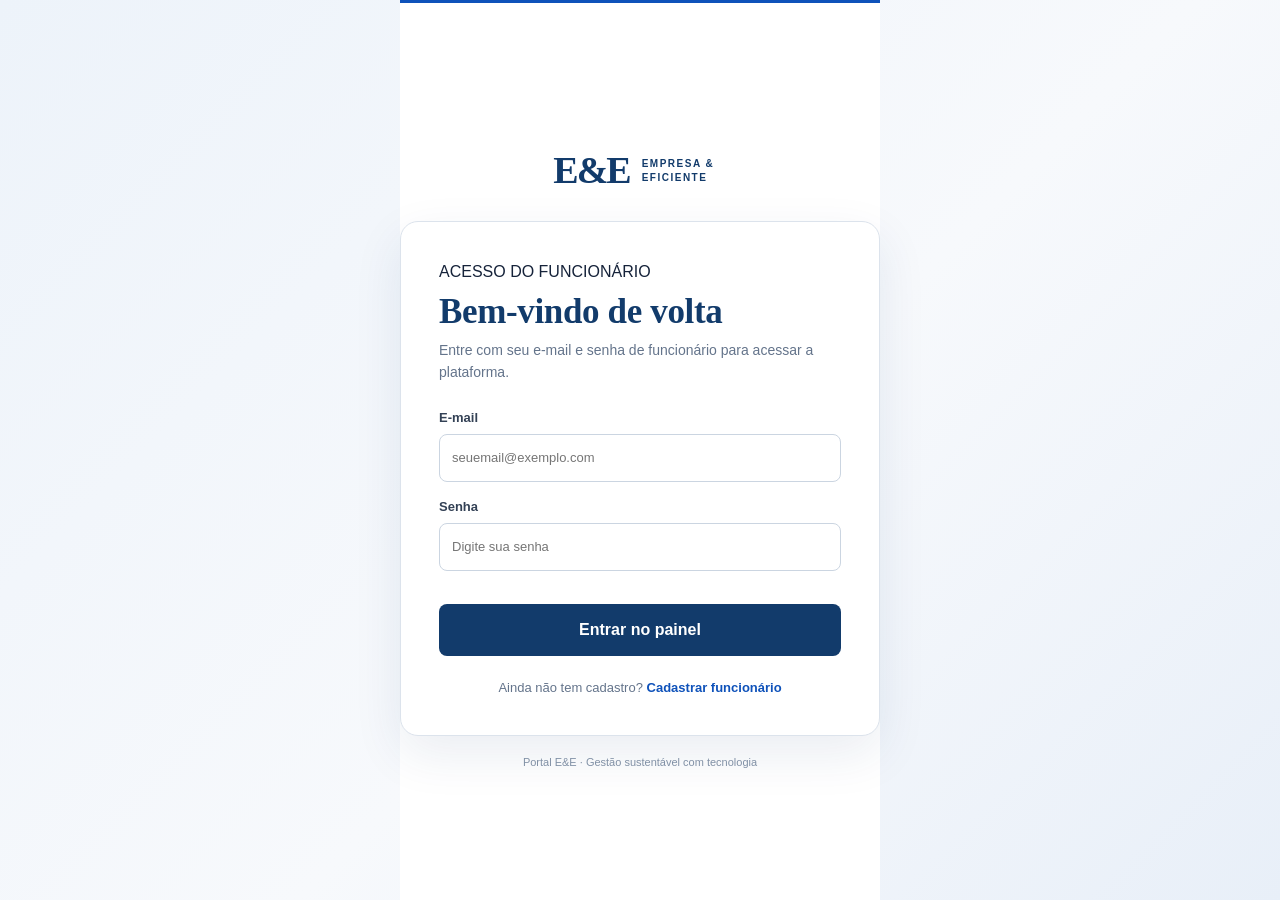
<file: index.html>
<!DOCTYPE html>
<html lang="pt-BR">
<head>
<meta charset="UTF-8">
<meta name="viewport" content="width=device-width, initial-scale=1.0">
<title>Portal da E&E</title>
<link rel="stylesheet" href="style.css">
<script>
  (function(){
    try {
      if (!localStorage.getItem("empresaEficienciaSessao")) {
        window.location.replace("login.html");
      }
    } catch (e) { window.location.replace("login.html"); }
  })();
</script>
</head>
<body>
<!-- Controles de navegação: radios ocultos -->
<input class="vh" type="radio" name="area" id="tab-inst" checked>
<input class="vh" type="radio" name="area" id="tab-fun">
<input class="vh" type="radio" name="area" id="tab-adm">
<input class="vh" type="radio" name="area" id="tab-ee">
<input class="vh" type="radio" name="sub-inst" id="si-home" checked>
<input class="vh" type="radio" name="sub-inst" id="si-mural">
<input class="vh" type="radio" name="sub-inst" id="si-manual">
<input class="vh" type="radio" name="sub-fun" id="sf-refeicao" checked>
<input class="vh" type="radio" name="sub-fun" id="sf-bazar">
<input class="vh" type="radio" name="sub-fun" id="sf-reuniao">
<input class="vh" type="radio" name="sub-fun" id="sf-formularios">
<input class="vh" type="radio" name="sub-adm" id="sa-estoque" checked>
<input class="vh" type="radio" name="sub-adm" id="sa-consumo">
<input class="vh" type="radio" name="sub-adm" id="sa-impressao">
<header class="topo">
  <div>
    <div class="titulo">E&E</div>
    <div class="subtitulo">Portal da Empresa&Eficiente</div>
  </div>
  <div class="topo-usuario">
    <span class="topo-usuario-legenda">Acessando como</span>
    <strong id="usuario-atual">Funcionário</strong>
    <button type="button" id="sair-topo">Sair</button>
  </div>
</header>
<nav class="abas-area">
  <label for="tab-inst">🌊 Institucional</label>
  <label for="tab-fun">👤 Painel do Funcionário</label>
  <label for="tab-adm">📊 Painel do Administrador</label>
  <label for="tab-ee">📈 Gestão de recursos</label>
</nav>
<main>
<!-- ================= INSTITUCIONAL ================= -->
<div class="painel-area" id="painel-inst">
  <div class="subnav">
    <label for="si-home">Página inicial</label>
    <label for="si-mural">Mural de conquistas</label>
    <label for="si-manual">Manual de boas práticas</label>
  </div>
  <div class="subpainel" id="sp-home">
    <div class="hero-inicial">
      <div>
        <h1>Menos desperdício, mais eficiência.</h1>
        <p class="lead">
          A plataforma ajuda empresas a controlar recursos, identificar desperdícios e melhorar a gestão, reunindo informações e ferramentas para acompanhar o uso de materiais, água e energia.
        </p>
        <ul class="objetivos">
          <li>Reduzir 30% do desperdício de papel até dezembro</li>
          <li>Cortar picos de consumo de energia por setor</li>
          <li>Zerar sobras de refeição não planejadas no refeitório</li>
          <li>Dar destino útil a insumos parados entre os setores</li>
        </ul>
      </div>
    </div>
    <section class="home-informacoes">
      <h2>Sobre a plataforma</h2>
      <p class="home-texto">
        O Portal E&amp;E reúne em um só lugar as ferramentas para acompanhar o uso de água, energia e materiais, registrar perdas, planejar melhorias e dar visibilidade aos resultados. A ideia é simples: o que é medido pode ser melhorado, e o que é compartilhado entre setores deixa de ser desperdiçado.
      </p>
      <h2>Como a plataforma ajuda</h2>
      <div class="grade">
        <article class="cartao"><h3>💧 Economia de recursos</h3><p>Registre consumo e gastos de água, energia e materiais por setor e perceba onde o uso está acima do esperado.</p></article>
        <article class="cartao"><h3>♻️ Menos desperdício</h3><p>Cadastre perdas com motivo, quantidade e custo estimado para identificar problemas que se repetem.</p></article>
        <article class="cartao"><h3>📦 Controle de estoque</h3><p>Acompanhe quantidades mínimas e datas de validade, com avisos de estoque baixo e itens perto do vencimento.</p></article>
        <article class="cartao"><h3>🍽️ Refeitório planejado</h3><p>A confirmação de almoço até as 10h permite preparar a quantidade certa e reduzir sobras de comida.</p></article>
        <article class="cartao"><h3>🤝 Reaproveitamento</h3><p>O Bazar de Insumos mostra o que está sobrando em cada setor antes de abrir uma nova compra.</p></article>
        <article class="cartao"><h3>📊 Decisão com dados</h3><p>Indicadores, relatórios em CSV e impressão em PDF ajudam a acompanhar metas e apresentar resultados.</p></article>
      </div>

      <h2>Como começar</h2>
      <ol class="passos">
        <li><strong>Entre com seu acesso.</strong> Use seu e-mail e senha de funcionário; o seu nome aparece no topo do portal.</li>
        <li><strong>Confirme o almoço.</strong> No Painel do Funcionário, responda se vai almoçar na empresa no dia seguinte.</li>
        <li><strong>Registre o que acontece.</strong> Na aba Gestão de recursos, lance consumos, materiais, perdas e ações de melhoria.</li>
        <li><strong>Acompanhe os resultados.</strong> Veja os números nesta página, no Mural de conquistas e nos relatórios.</li>
      </ol>

      <h2>O que você encontra em cada área</h2>
      <div class="grade">
        <article class="cartao"><h3>🌊 Institucional</h3><p>Página inicial, mural de conquistas com o impacto acumulado e o manual de boas práticas para papel, energia, água e refeitório.</p></article>
        <article class="cartao"><h3>👤 Painel do Funcionário</h3><p>Confirmação de refeição, bazar de insumos, calculadora de custo de reunião e formulários digitais para solicitações e sugestões.</p></article>
        <article class="cartao"><h3>📊 Painel do Administrador</h3><p>Estoque e validade, gastos por setor e ranking de impressões por departamento, com filtro de críticos e normais.</p></article>
        <article class="cartao"><h3>📈 Gestão de recursos</h3><p>Cadastro de recursos, estoque, desperdícios e plano de ação, além de resultados por período, relatórios e alertas.</p></article>
      </div>

      <h2>Dicas rápidas para economizar</h2>
      <ul class="dicas">
        <li>📄 Imprima só o necessário e use frente e verso como padrão.</li>
        <li>💡 Desligue monitores, luzes e carregadores ao sair da sala.</li>
        <li>🚰 Avise a manutenção ao notar qualquer vazamento, por menor que seja.</li>
        <li>🍽️ Confirme o almoço até as 10h para evitar sobras.</li>
        <li>🤝 Consulte o Bazar de Insumos antes de pedir compras.</li>
        <li>⏱️ Use a calculadora para avaliar se a reunião precisa de tantas pessoas ou de tanto tempo.</li>
      </ul>

      <h2>Perguntas frequentes</h2>
      <div class="faq">
        <details><summary>Onde ficam salvos os meus dados?</summary><p>Neste protótipo, no armazenamento local do seu navegador. Não há servidor nem banco de dados online, então os dados não aparecem em outro computador ou navegador.</p></details>
        <details><summary>Posso alterar minha resposta do almoço?</summary><p>Sim. Basta clicar novamente em &quot;Sim&quot; ou &quot;Não&quot;; vale a última resposta registrada para o dia seguinte.</p></details>
        <details><summary>Como baixo um relatório?</summary><p>Em Gestão de recursos, abra Relatórios e escolha baixar o CSV ou imprimir / salvar em PDF.</p></details>
        <details><summary>O que significa o alerta de estoque?</summary><p>Ele aparece quando a quantidade chega ao mínimo definido no cadastro ou quando a validade está vencida ou a até 30 dias.</p></details>
        <details><summary>Como altero meu nome, setor ou cargo?</summary><p>Em Gestão de recursos, abra Configurações e salve o perfil; o nome no topo do portal é atualizado.</p></details>
      </div>
    </section>
    <section class="home-informacoes">
      <h2>Visão geral em números</h2>
      <div class="ee-kpis" id="home-kpis">
        <article class="ee-kpi"><span>Gastos registrados</span><strong id="ee-kpi-gastos">R$ 0,00</strong><small>Registros de recursos</small></article>
        <article class="ee-kpi"><span>Consumo de água</span><strong id="ee-kpi-agua">0 L</strong><small>Total informado</small></article>
        <article class="ee-kpi"><span>Consumo de energia</span><strong id="ee-kpi-energia">0 kWh</strong><small>Total informado</small></article>
        <article class="ee-kpi"><span>Perdas registradas</span><strong id="ee-kpi-perdas">0</strong><small>Ocorrências cadastradas</small></article>
        <article class="ee-kpi"><span>Custo das perdas</span><strong id="ee-kpi-custo-perdas">R$ 0,00</strong><small>Com base nos registros</small></article>
        <article class="ee-kpi"><span>Ações concluídas</span><strong id="ee-kpi-acoes">0%</strong><small>Do total de ações</small></article>
      </div>
      <div class="grade">
        <article class="cartao"><h3>Gastos por tipo de recurso</h3><div id="ee-grafico-gastos" class="ee-barras"></div></article>
        <article class="cartao"><h3>Consumo registrado</h3><div id="ee-grafico-consumo" class="ee-barras"></div></article>
        <article class="cartao"><h3>Avisos importantes</h3><div id="ee-resumo-alertas"></div></article>
      </div>
    </section>
  </div>
  <div class="subpainel" id="sp-mural">
    <h2>Mural de conquistas — este mês</h2>
    <p class="rodape-nota">
      Acompanhe os resultados e as melhorias alcançadas pela equipe.
    </p>
    <div class="mural-impacto">
      <div class="medidor-caixa">
        <div class="legenda">
          Impacto acumulado no ano
        </div>
        <svg viewBox="0 0 200 120" width="200" style="margin:0 auto;display:block;">
          <path
            d="M20 100 A80 80 0 0 1 180 100"
            fill="none"
            stroke="#123B6B"
            stroke-width="14"
            stroke-linecap="round"
          />
          <path
            d="M20 100 A80 80 0 0 1 180 100"
            fill="none"
            stroke="#BFD7F2"
            stroke-width="14"
            stroke-linecap="round"
            stroke-dasharray="251"
            stroke-dashoffset="80"
          />
          <line
            x1="100"
            y1="100"
            x2="100"
            y2="35"
            stroke="#D9A441"
            stroke-width="4"
            stroke-linecap="round"
            transform="rotate(32 100 100)"
          />
          <circle
            cx="100"
            cy="100"
            r="6"
            fill="#D9A441"
          />
        </svg>
        <div class="medidor-valor">
          68%
        </div>
        <div class="legenda">
          da meta anual de redução
        </div>
      </div>
    </div>
    <div class="grade">
      <div class="cartao">
        <div class="barra-item">
          <div class="barra-topo">
            <span>⚡ Energia economizada</span>
            <span class="num">24%</span>
          </div>
          <div class="barra-fundo">
            <div
              class="barra-preenchida"
              style="width:24%; background:var(--ambar);"
            ></div>
          </div>
        </div>
      </div>
      <div class="cartao">
        <div class="barra-item">
          <div class="barra-topo">
            <span>📄 Papel economizado</span>
            <span class="num">41%</span>
          </div>
          <div class="barra-fundo">
            <div
              class="barra-preenchida"
              style="width:41%;"
            ></div>
          </div>
        </div>
      </div>
      <div class="cartao">
        <div class="barra-item">
          <div class="barra-topo">
            <span>💧 Água economizada</span>
            <span class="num">17%</span>
          </div>
          <div class="barra-fundo">
            <div
              class="barra-preenchida"
              style="width:17%; background:#0A2540;"
            ></div>
          </div>
        </div>
      </div>
    </div>
  </div>
  <div class="subpainel" id="sp-manual">
    <h2>Manual de boas práticas</h2>
    <div class="post">
      <span class="etiqueta">Papel</span>
      <h3>
        Imprima só o que precisa mesmo ser impresso
      </h3>
      <p>
        Antes de enviar para a impressora, pergunte-se: isso pode ficar só na tela? Use frente e verso como padrão. No mês passado conseguimos reduzir 41% nas impressões.
      </p>
    </div>
    <div class="post">
      <span class="etiqueta">Energia</span>
      <h3>
        Apague, desligue, desconecte
      </h3>
      <p>
        Monitores e carregadores continuam consumindo energia em stand-by. Desligue tudo ao sair da sala. Setores que implementaram conseguiram economizar até 32%.
      </p>
    </div>
    <div class="post">
      <span class="etiqueta">Refeitório</span>
      <h3>
        Confirme sua presença até às 10h
      </h3>
      <p>
        Confirmar o almoço com antecedência evita sobra de comida. Quem confirma ajuda o refeitório a planejar melhor.
      </p>
    </div>
    <div class="post">
      <span class="etiqueta">Água</span>
      <h3>
        Torneiras inteligentes e manutenção preventiva
      </h3>
      <p>
        Verifique vazamentos. Um pequeno vazamento pode desperdiçar 46 mil litros por ano. Reporte problemas pelo formulário.
      </p>
    </div>
    <div class="post">
      <span class="etiqueta">Colaboração</span>
      <h3>
        Use o Bazar de Insumos antes de pedir compras
      </h3>
      <p>
        Encontre o que precisa em outro setor. Economiza dinheiro e reduz desperdício. Sempre consulte antes.
      </p>
    </div>
  </div>
</div>
<!-- ================= FUNCIONÁRIO ================= -->
<div class="painel-area" id="painel-fun">
  <div class="subnav">
    <label for="sf-refeicao">
      Confirmação de refeição
    </label>
    <label for="sf-bazar">
      Bazar de insumos
    </label>
    <label for="sf-reuniao">
      Calculadora de reuniões
    </label>
    <label for="sf-formularios">
      Formulários digitais
    </label>
  </div>
  <!-- CONFIRMAÇÃO DE REFEIÇÃO -->
  <div class="subpainel" id="sp-refeicao">
    <h2>
      Vou almoçar na empresa amanhã?
    </h2>
    <p class="rodape-nota">
      Sua resposta ajuda o refeitório a preparar a quantidade exata.
    </p>
    <div class="funcionario-identificacao" style="max-width:420px;margin:14px 0;">
      <label class="rotulo" for="nome-funcionario">Nome do funcionário</label>
      <input type="text" id="nome-funcionario" placeholder="Digite seu nome" autocomplete="name">
    </div>
    <div class="escolha-refeicao">
      <button
        type="button"
        id="ref-sim"
      >
        ✅ Sim, vou almoçar
      </button>
      <button
        type="button"
        id="ref-nao"
      >
        🚫 Não vou almoçar
      </button>
    </div>
    <!-- Mensagem que será preenchida pelo JavaScript -->
    <p
      id="mensagem-refeicao"
      class="confirmacao-envio"
    ></p>
    <p
      id="contagem-refeicao"
      class="rodape-nota"
      style="margin-top:16px;"
    ></p>
    <div
      id="historico-refeicoes"
      style="margin-top:20px;"
    ></div>
  </div>
  <!-- BAZAR -->
  <div class="subpainel" id="sp-bazar">
    <h2>
      Bazar de insumos entre setores
    </h2>
    <p class="rodape-nota">
      Material sobrando? Anuncie para outra equipe reaproveitar.
    </p>
    <div style="margin-bottom:16px;">
      <label
        class="rotulo"
        for="busca-bazar"
      >
        Buscar por item ou setor
      </label>
      <input
        type="text"
        id="busca-bazar"
        placeholder="ex: papel, TI, cabos..."
      >
    </div>
    <div
      class="lista-bazar"
      id="lista-bazar"
    ></div>
    <h3 style="font-size:.95rem;">
      Anunciar item sobrando
    </h3>
    <div class="form-inline">
      <div>
        <label
          class="rotulo"
          for="bazar-setor"
        >
          Setor
        </label>
        <select id="bazar-setor">
          <option>RH</option>
          <option>Financeiro</option>
          <option>TI</option>
          <option>Marketing</option>
          <option>Operações</option>
          <option>Comercial</option>
        </select>
      </div>
      <div>
        <label
          class="rotulo"
          for="bazar-qtd"
        >
          Quantidade
        </label>
        <input
          type="text"
          id="bazar-qtd"
          placeholder="ex: 3 caixas"
        >
      </div>
      <div>
        <label
          class="rotulo"
          for="bazar-item"
        >
          Item
        </label>
        <input
          type="text"
          id="bazar-item"
          placeholder="ex: Papel A4 sobrando"
        >
      </div>
      <div>
        <label class="rotulo">
          &nbsp;
        </label>
        <button
          class="btn"
          id="btn-bazar-anunciar"
          type="button"
        >
          Anunciar
        </button>
      </div>
    </div>
    <p
      id="msg-bazar-enviado"
      style="display:none;color:var(--safira);font-weight:600;font-size:.85rem;margin-top:10px;"
    ></p>
  </div>
  <!-- CALCULADORA -->
  <div class="subpainel" id="sp-reuniao">
    <h2>
      Calculadora de custo de reunião
    </h2>
    <p class="rodape-nota">
      Veja o custo estimado antes de agendar.
    </p>
    <div class="calc-grid">
      <div>
        <label
          class="rotulo"
          for="calc-duracao"
        >
          Duração (minutos)
        </label>
        <input
          type="number"
          id="calc-duracao"
          value="60"
          min="1"
        >
      </div>
      <div>
        <label
          class="rotulo"
          for="calc-pessoas"
        >
          Número de pessoas
        </label>
        <input
          type="number"
          id="calc-pessoas"
          value="6"
          min="1"
        >
      </div>
      <div>
        <label
          class="rotulo"
          for="calc-valorhora"
        >
          Custo médio/hora por pessoa (R$)
        </label>
        <input
          type="number"
          id="calc-valorhora"
          value="80"
          min="1"
        >
      </div>
    </div>
    <div class="resultado-custo">
      <div class="obs">
        Custo estimado da reunião
      </div>
      <div
        class="valor num"
        id="resultado-valor"
      >
        R$ 480,00
      </div>
      <div
        class="obs"
        id="resultado-obs"
      >
        6 pessoas × 60 min × R$ 80,00/h
      </div>
    </div>
  </div>
  <!-- FORMULÁRIOS -->
  <div class="subpainel" id="sp-formularios">
    <h2>
      Formulários digitais
    </h2>
    <p class="rodape-nota">
      Substitua o papel. Clique no formulário para abrir.
    </p>
    <div
      class="lista-formularios"
      id="lista-formularios"
    ></div>
    <div
      class="caixa-formulario"
      id="caixa-formulario"
      style="display:none;margin-top:20px;"
    >
      <h3
        id="titulo-formulario"
        style="font-size:.95rem;"
      >
        Formulário
      </h3>
      <label
        class="rotulo"
        for="form-descricao"
      >
        Descrição
      </label>
      <textarea
        id="form-descricao"
        placeholder="Descreva com detalhes..."
      ></textarea>
      <button
        class="btn"
        id="btn-enviar-form"
        type="button"
      >
        Enviar
      </button>
      <button
        class="btn contorno"
        id="btn-cancelar-form"
        type="button"
      >
        Cancelar
      </button>
      <p
        class="confirmacao-envio"
        id="confirmacao-formulario"
      ></p>
    </div>
    <div
      id="lista-formularios-enviados"
      style="margin-top:20px;"
    ></div>
  </div>
</div>
<!-- ================= ADMINISTRADOR ================= -->
<div class="painel-area" id="painel-adm">
  <div class="subnav">
    <label for="sa-estoque">
      Estoque e validade
    </label>
    <label for="sa-consumo">
      Gráficos de consumo
    </label>
    <label for="sa-impressao">
      Relatório de impressão
    </label>
  </div>
  <!-- ESTOQUE E VALIDADE -->
  <div class="subpainel" id="sp-estoque">
    <h2>
      Estoque e validade
    </h2>
    <p class="rodape-nota">
      Itens com validade próxima em destaque.
    </p>
    <table>
      <thead>
        <tr>
          <th>Item</th>
          <th>Setor</th>
          <th>Qtd</th>
          <th>Validade</th>
          <th>Status</th>
        </tr>
      </thead>
      <tbody id="tabela-estoque"></tbody>
    </table>
  </div>
  <!-- CONSUMO -->
  <div class="subpainel" id="sp-consumo">
    <h2>
      Consumo de energia e água por setor
    </h2>
    <p class="rodape-nota">
      Gastos com recursos somados por setor. Em vermelho: setores acima de 60% do maior gasto.
    </p>
    <div id="grafico-consumo-detalhado">
      <div class="cartao" id="consumo-setores"></div>
    </div>
  </div>
  <!-- IMPRESSÃO -->
  <div class="subpainel" id="sp-impressao">
    <h2>
      Ranking de impressões por departamento
    </h2>
    <p class="rodape-nota">
      Identifique gargalos e oportunidades de redução.
    </p>
    <div style="margin-bottom:16px;">
      <label
        class="rotulo"
        for="filtro-impressoes"
      >
        Filtrar por
      </label>
      <select id="filtro-impressoes">
        <option value="todos">
          Todos os departamentos
        </option>
        <option value="critico">
          Apenas críticos (acima de 3000)
        </option>
        <option value="normal">
          Apenas normais (até 3000)
        </option>
      </select>
    </div>
    <table>
      <thead>
        <tr>
          <th>Posição</th>
          <th>Departamento</th>
          <th>Impressões/mês</th>
          <th>Classificação</th>
        </tr>
      </thead>
      <tbody id="tabela-impressao"></tbody>
    </table>
  </div>
</div>

<!-- MÓDULO ADICIONAL: EMPRESA+EFICIÊNCIA
     As telas e o conteúdo anteriores do Portal E&E foram preservados. -->
<div class="painel-area" id="painel-ee">
<section id="empresa-eficiencia" aria-label="Gestão de recursos">


  <div class="ee-layout">
    <nav class="ee-menu" aria-label="Navegação Empresa+Eficiência">
      <button type="button" class="ativo" data-ee-page="recursos">Recursos</button>
      <button type="button" data-ee-page="estoque">Estoque e materiais</button>
      <button type="button" data-ee-page="desperdicios">Desperdícios e perdas</button>
      <button type="button" data-ee-page="acoes">Plano de ação</button>
      <button type="button" data-ee-page="resultados">Resultados</button>
      <button type="button" data-ee-page="relatorios">Relatórios</button>
      <button type="button" data-ee-page="alertas">Notificações e alertas</button>
      <button type="button" data-ee-page="configuracoes">Configurações</button>
    </nav>

    <div class="ee-conteudo">
      <section class="ee-pagina ativa" data-ee-view="recursos">
        <div class="ee-titulo-pagina"><div><h2>Gestão de recursos</h2><p>Registre consumo, gastos e setor responsável.</p></div></div>
        <form id="ee-form-recurso" class="ee-form">
          <label>Tipo de recurso<select name="tipo" required><option value="">Selecione</option><option>Água</option><option>Energia</option><option>Materiais</option><option>Outros</option></select></label>
          <label>Quantidade utilizada<input name="quantidade" type="number" min="0.01" step="0.01" required></label>
          <label>Unidade<input name="unidade" placeholder="L, kWh, unidades..." required></label>
          <label>Valor gasto (R$)<input name="valor" type="number" min="0" step="0.01" required></label>
          <label>Data<input name="data" type="date" required></label>
          <label>Setor responsável<input name="setor" required placeholder="Ex.: Administrativo"></label>
          <label class="ee-largo">Observações<textarea name="observacoes" rows="2"></textarea></label>
          <button class="ee-btn" type="submit">Registrar recurso</button>
        </form>
        <article class="ee-card"><h3>Histórico de recursos</h3><div class="ee-tabela-wrap"><table><thead><tr><th>Data</th><th>Recurso</th><th>Quantidade</th><th>Gasto</th><th>Setor</th><th></th></tr></thead><tbody id="ee-lista-recursos"></tbody></table></div></article>
      </section>

      <section class="ee-pagina" data-ee-view="estoque">
        <div class="ee-titulo-pagina"><div><h2>Estoque e materiais</h2><p>Cadastre itens e controle entradas, saídas, perdas e validade.</p></div></div>
        <form id="ee-form-estoque" class="ee-form">
          <label>Material ou produto<input name="nome" required></label>
          <label>Setor<input name="setor" required></label>
          <label>Quantidade inicial<input name="quantidade" type="number" min="0" step="1" required></label>
          <label>Quantidade mínima<input name="minimo" type="number" min="0" step="1" value="1" required></label>
          <label>Validade (se aplicável)<input name="validade" type="date"></label>
          <button class="ee-btn" type="submit">Cadastrar material</button>
        </form>
        <article class="ee-card"><h3>Materiais cadastrados</h3><div class="ee-tabela-wrap"><table><thead><tr><th>Material</th><th>Setor</th><th>Quantidade</th><th>Validade</th><th>Status</th><th>Ações</th></tr></thead><tbody id="ee-lista-estoque"></tbody></table></div></article>
        <p class="ee-nota">Use Entrada ou Saída para atualizar a quantidade. A opção Perda registra material danificado ou perdido.</p>
      </section>

      <section class="ee-pagina" data-ee-view="desperdicios">
        <div class="ee-titulo-pagina"><div><h2>Desperdícios e perdas</h2><p>Registre ocorrências para identificar problemas recorrentes.</p></div></div>
        <form id="ee-form-perda" class="ee-form">
          <label>Tipo de recurso<select name="tipo" required><option>Água</option><option>Energia</option><option>Materiais</option><option>Alimentos</option><option>Outros</option></select></label>
          <label>Quantidade perdida<input name="quantidade" type="number" min="0.01" step="0.01" required></label>
          <label>Unidade<input name="unidade" placeholder="L, kWh, kg..." required></label>
          <label>Data<input name="data" type="date" required></label>
          <label>Setor<input name="setor" required></label>
          <label>Custo estimado (R$)<input name="custo" type="number" min="0" step="0.01" required></label>
          <label class="ee-largo">Motivo do desperdício<input name="motivo" required></label>
          <label class="ee-largo">Observações<textarea name="observacoes" rows="2"></textarea></label>
          <button class="ee-btn" type="submit">Registrar perda</button>
        </form>
        <article class="ee-card"><h3>Histórico de desperdícios</h3><div class="ee-tabela-wrap"><table><thead><tr><th>Data</th><th>Recurso</th><th>Quantidade</th><th>Setor</th><th>Motivo</th><th>Custo</th><th></th></tr></thead><tbody id="ee-lista-perdas"></tbody></table></div></article>
      </section>

      <section class="ee-pagina" data-ee-view="acoes">
        <div class="ee-titulo-pagina"><div><h2>Plano de ação</h2><p>Organize medidas para reduzir desperdícios.</p></div></div>
        <form id="ee-form-acao" class="ee-form">
          <label>Problema identificado<input name="problema" required></label>
          <label>Possível causa<input name="causa" required></label>
          <label class="ee-largo">Ação que será realizada<input name="acao" required></label>
          <label>Responsável ou setor<input name="responsavel" required></label>
          <label>Prazo<input name="prazo" type="date" required></label>
          <label>Situação<select name="situacao"><option>Pendente</option><option>Em andamento</option><option>Concluída</option></select></label>
          <button class="ee-btn" type="submit">Cadastrar ação</button>
        </form>
        <article class="ee-card"><h3>Atividades cadastradas</h3><div class="ee-tabela-wrap"><table><thead><tr><th>Problema</th><th>Ação</th><th>Responsável</th><th>Prazo</th><th>Situação</th><th></th></tr></thead><tbody id="ee-lista-acoes"></tbody></table></div></article>
      </section>

      <section class="ee-pagina" data-ee-view="resultados">
        <div class="ee-titulo-pagina"><div><h2>Resultados</h2><p>Indicadores calculados a partir dos registros cadastrados.</p></div></div>
        <label class="ee-filtro">Período <select id="ee-filtro-periodo"><option value="mes">Mês atual</option><option value="trimestre">Últimos 3 meses</option><option value="ano">Ano atual</option><option value="todos">Todo o período</option></select></label>
        <div id="ee-resultados-detalhados" class="ee-kpis"></div>
        <div class="ee-grade-dupla"><article class="ee-card"><h3>Tipos de desperdício</h3><div id="ee-grafico-perdas" class="ee-barras"></div></article><article class="ee-card"><h3>Ações por situação</h3><div id="ee-grafico-acoes" class="ee-barras"></div></article></div>
        <p class="ee-nota">Os indicadores refletem somente os dados registrados neste navegador. Não representam resultados reais da empresa sem dados reais.</p>
      </section>

      <section class="ee-pagina" data-ee-view="relatorios">
        <div class="ee-titulo-pagina"><div><h2>Relatórios</h2><p>Consulte e exporte os dados cadastrados.</p></div></div>
        <div class="ee-botoes"><button class="ee-btn" id="ee-exportar-csv" type="button">Baixar relatório CSV</button><button class="ee-btn ee-btn-secundario" id="ee-imprimir" type="button">Imprimir / salvar em PDF</button></div>
        <div id="ee-resumo-relatorio" class="ee-card"></div>
      </section>

      <section class="ee-pagina" data-ee-view="alertas">
        <div class="ee-titulo-pagina"><div><h2>Notificações e alertas</h2><p>Avisos gerados com base nos limites e registros disponíveis.</p></div></div>
        <article class="ee-card"><div id="ee-lista-alertas"></div></article>
      </section>

      <section class="ee-pagina" data-ee-view="configuracoes">
        <div class="ee-titulo-pagina"><div><h2>Configurações e perfil</h2><p>Atualize as informações do seu perfil de funcionário.</p></div></div>
        <form id="ee-form-perfil" class="ee-form">
          <label>Nome completo<input name="responsavel" required></label>
          <label>Setor / departamento<input name="empresa"></label>
          <label>E-mail<input name="email" type="email" required></label>
          <label>Cargo / função<input name="ramo"></label>
          <label class="ee-largo ee-check"><input name="notificacoes" type="checkbox" checked> Ativar avisos na plataforma</label>
          <button class="ee-btn" type="submit">Salvar configurações</button>
        </form>
        <p class="ee-nota">A demonstração não possui servidor nem recuperação real de senha. Não use senhas pessoais neste protótipo.</p>
      </section>
    </div>
  </div>
</section>
</div>

</main>
<footer>
  Portal E&E — Empresa & Eficiente. Gestão sustentável com tecnologia.
</footer>

<script src="script.js"></script>
</body>
</html>
</file>
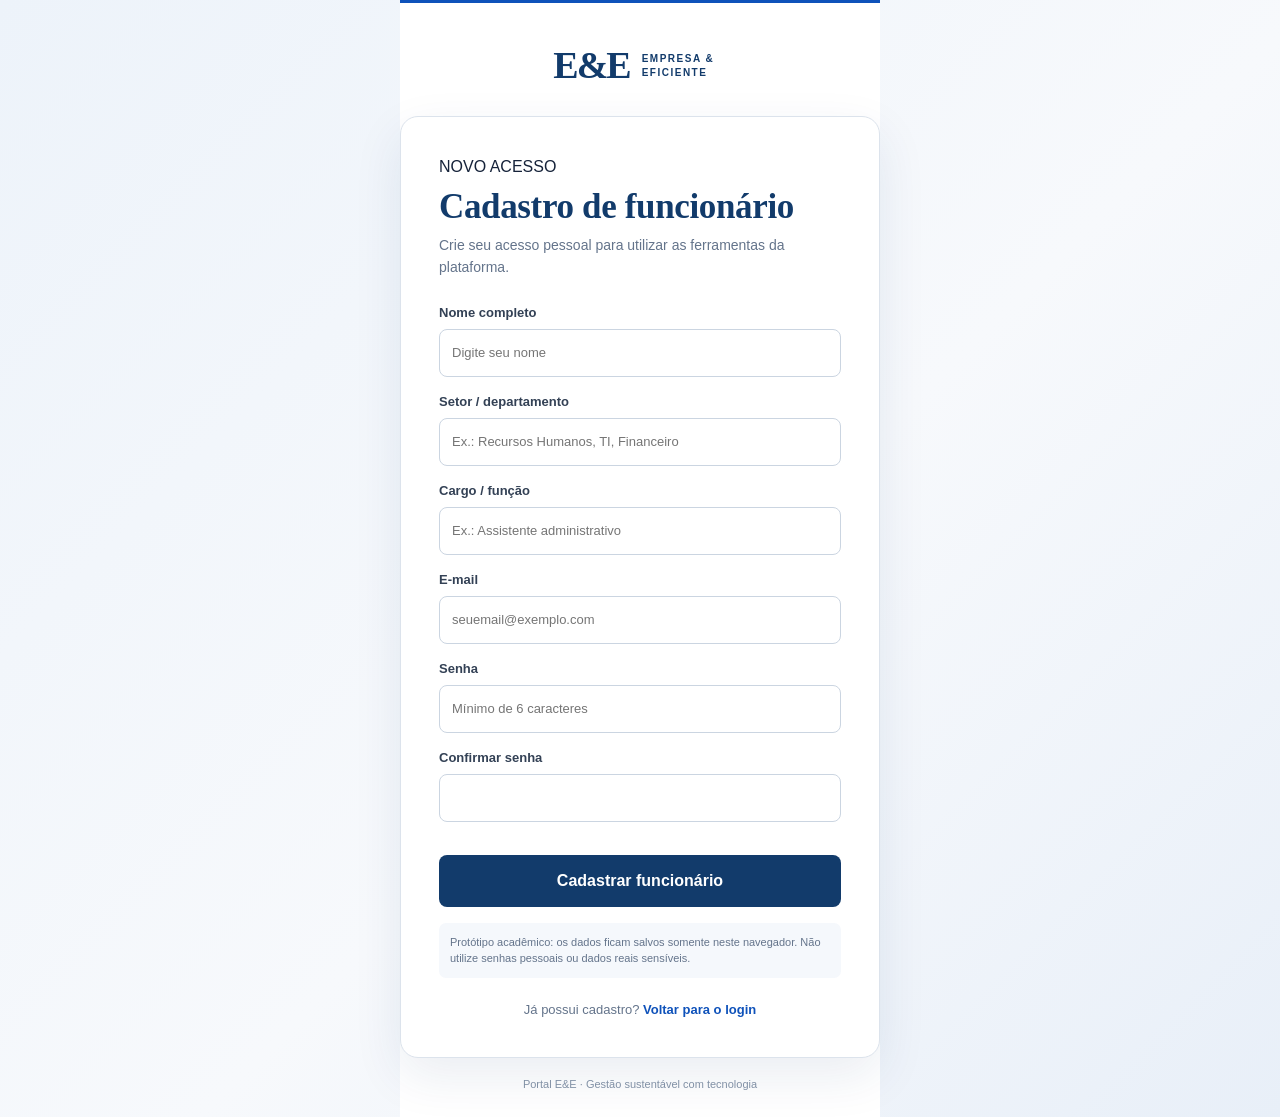
<file: cadastro.html>
<!DOCTYPE html>
<html lang="pt-BR">
<head>
<meta charset="UTF-8">
<meta name="viewport" content="width=device-width, initial-scale=1.0">
<title>Cadastro de funcionário | Portal E&E</title>
<link rel="stylesheet" href="style.css">
</head>
<body class="ee-auth-body">
<main class="ee-auth-wrap">
  <a class="ee-auth-marca" href="login.html"><span>E&E</span><small>EMPRESA & EFICIENTE</small></a>
  <section class="ee-auth-card">
    <div class="ee-auth-intro"><span class="ee-etiqueta">NOVO ACESSO</span><h1>Cadastro de funcionário</h1><p>Crie seu acesso pessoal para utilizar as ferramentas da plataforma.</p></div>
    <form id="form-cadastro" class="ee-auth-form">
      <label>Nome completo<input name="nome" autocomplete="name" placeholder="Digite seu nome" required></label>
      <label>Setor / departamento<input name="setor" placeholder="Ex.: Recursos Humanos, TI, Financeiro"></label>
      <label>Cargo / função<input name="cargo" placeholder="Ex.: Assistente administrativo"></label>
      <label>E-mail<input name="email" type="email" autocomplete="email" placeholder="seuemail@exemplo.com" required></label>
      <label>Senha<input name="senha" type="password" minlength="6" autocomplete="new-password" placeholder="Mínimo de 6 caracteres" required></label>
      <label>Confirmar senha<input name="confirmar" type="password" minlength="6" autocomplete="new-password" required></label>
      <p class="ee-auth-erro" id="cadastro-erro" role="alert"></p>
      <button class="ee-auth-botao" type="submit">Cadastrar funcionário</button>
    </form>
    <p class="ee-auth-aviso">Protótipo acadêmico: os dados ficam salvos somente neste navegador. Não utilize senhas pessoais ou dados reais sensíveis.</p>
    <p class="ee-auth-alternativa">Já possui cadastro? <a href="login.html">Voltar para o login</a></p>
  </section>
  <p class="ee-auth-rodape">Portal E&E · Gestão sustentável com tecnologia</p>
</main>
<script src="auth.js"></script>
</body>
</html>
</file>
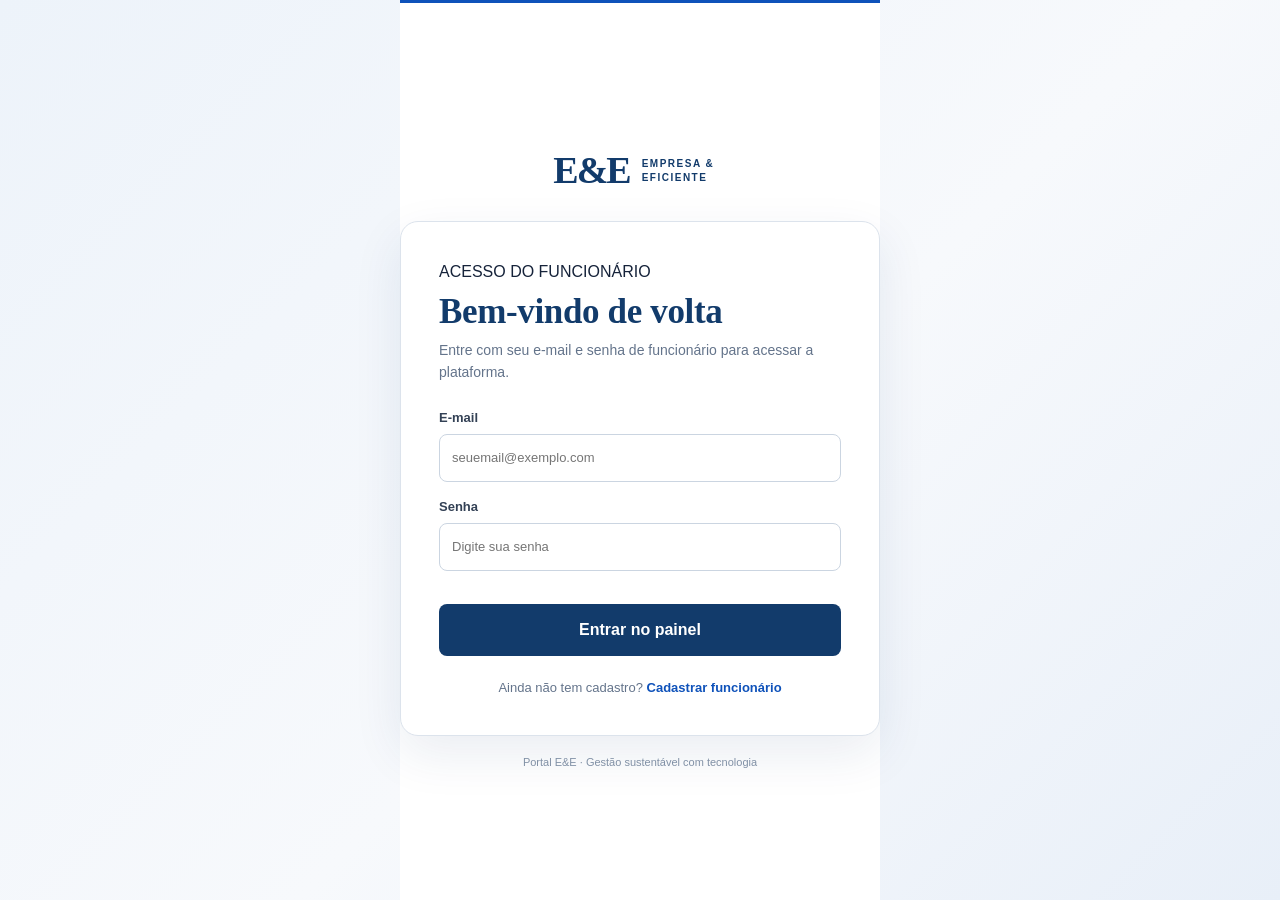
<file: login.html>
<!DOCTYPE html>
<html lang="pt-BR">
<head>
<meta charset="UTF-8">
<meta name="viewport" content="width=device-width, initial-scale=1.0">
<title>Entrar | Portal E&E</title>
<link rel="stylesheet" href="style.css">
</head>
<body class="ee-auth-body">
<main class="ee-auth-wrap">
  <a class="ee-auth-marca" href="login.html"><span>E&E</span><small>EMPRESA & EFICIENTE</small></a>
  <section class="ee-auth-card">
    <div class="ee-auth-intro"><span class="ee-etiqueta">ACESSO DO FUNCIONÁRIO</span><h1>Bem-vindo de volta</h1><p>Entre com seu e-mail e senha de funcionário para acessar a plataforma.</p></div>
    <form id="form-login" class="ee-auth-form">
      <label>E-mail<input name="email" type="email" autocomplete="username" placeholder="seuemail@exemplo.com" required></label>
      <label>Senha<input name="senha" type="password" autocomplete="current-password" placeholder="Digite sua senha" required></label>
      <p class="ee-auth-erro" id="login-erro" role="alert"></p>
      <button class="ee-auth-botao" type="submit">Entrar no painel</button>
    </form>
    <p class="ee-auth-alternativa">Ainda não tem cadastro? <a href="cadastro.html">Cadastrar funcionário</a></p>
  </section>
  <p class="ee-auth-rodape">Portal E&E · Gestão sustentável com tecnologia</p>
</main>
<script src="auth.js"></script>
</body>
</html>
</file>
<file: style.css>
:root{
  --safira:#0F52BA;
  --safira-escuro:#0A2540;
  --safira-claro:#BFD7F2;
  --branco:#FFFFFF;
  --fundo:#F2F5FA;
  --papel:#FFFFFF;
  --ambar:#D9A441;
  --vermelho:#B0473F;
  --tinta:#16233A;
  --tinta-suave:#5B6B80;
  --linha:#D7E0EC;
  --raio:10px;
}
*{
  box-sizing:border-box;
}
body{
  margin:0;
  background:var(--fundo);
  color:var(--tinta);
  font-family:'IBM Plex Sans', sans-serif;
  line-height:1.5;
}
h1,h2,h3{
  font-family:'Fraunces', serif;
  color:var(--safira-escuro);
  margin:0 0 .4em 0;
  letter-spacing:-0.01em;
}
.num{
  font-family:'IBM Plex Mono', monospace;
}
@media (prefers-reduced-motion: reduce){
  *{
    animation-duration:.001ms !important;
    transition-duration:.001ms !important;
  }
}
/* ==================================================
   INPUTS DE NAVEGAÇÃO
================================================== */
.vh{
  position:absolute;
  width:1px;
  height:1px;
  padding:0;
  margin:-1px;
  overflow:hidden;
  clip:rect(0,0,0,0);
  white-space:nowrap;
  border:0;
}
.vh:focus-visible + label{
  outline:3px solid var(--ambar);
  outline-offset:2px;
}
/* ==================================================
   TOPO
================================================== */
header.topo{
  background:var(--safira-escuro);
  color:var(--branco);
  padding:18px clamp(16px,4vw,48px);
  display:flex;
  align-items:center;
  gap:12px;
  flex-wrap:wrap;
}
header.topo svg{
  width:34px;
  height:34px;
  flex:none;
}
.titulo{
  font-family:'Fraunces', serif;
  font-size:1.25rem;
  font-weight:600;
  color:var(--branco);
  line-height:1.1;
}
.subtitulo{
  font-size:.72rem;
  color:var(--safira-claro);
  letter-spacing:.06em;
  text-transform:uppercase;
}
/* ==================================================
   ABAS DE ÁREA
================================================== */
nav.abas-area{
  display:flex;
  gap:6px;
  padding:0 clamp(16px,4vw,48px);
  margin-top:22px;
}
nav.abas-area label{
  background:var(--linha);
  color:var(--tinta-suave);
  font-weight:600;
  font-size:.88rem;
  padding:11px 20px 13px 20px;
  cursor:pointer;
  border-radius:10px 10px 0 0;
  transform:translateY(4px);
  transition:
    transform .15s ease,
    background .15s ease,
    color .15s ease;
  display:inline-block;
}
nav.abas-area label:hover{
  background:#c9d8ec;
  transform:translateY(1px);
}
body:has(#tab-inst:checked)
label[for="tab-inst"],
body:has(#tab-fun:checked)
label[for="tab-fun"],
body:has(#tab-adm:checked)
label[for="tab-adm"],
body:has(#tab-ee:checked)
label[for="tab-ee"]{
  background:var(--papel);
  color:var(--safira-escuro);
  transform:translateY(0);
  box-shadow:0 -2px 0 var(--safira) inset;
}
main{
  background:var(--papel);
  border-top:3px solid var(--safira);
}
.painel-area{
  display:none;
  padding:clamp(20px,4vw,48px);
}
body:has(#tab-inst:checked)
#painel-inst{
  display:block;
}
body:has(#tab-fun:checked)
#painel-fun{
  display:block;
}
body:has(#tab-adm:checked)
#painel-adm,
body:has(#tab-ee:checked)
#painel-ee{
  display:block;
}
/* ==================================================
   SUBNAVEGAÇÃO
================================================== */
.subnav{
  display:flex;
  gap:8px;
  flex-wrap:wrap;
  margin-bottom:28px;
  border-bottom:1px solid var(--linha);
  padding-bottom:14px;
}
.subnav label{
  border:1px solid var(--linha);
  background:#fff;
  color:var(--tinta);
  padding:8px 14px;
  border-radius:20px;
  font-size:.82rem;
  font-weight:500;
  cursor:pointer;
}
.subnav label:hover{
  border-color:var(--safira);
  color:var(--safira-escuro);
}
body:has(#si-home:checked)
label[for="si-home"],
body:has(#si-mural:checked)
label[for="si-mural"],
body:has(#si-manual:checked)
label[for="si-manual"],
body:has(#sf-refeicao:checked)
label[for="sf-refeicao"],
body:has(#sf-bazar:checked)
label[for="sf-bazar"],
body:has(#sf-reuniao:checked)
label[for="sf-reuniao"],
body:has(#sf-formularios:checked)
label[for="sf-formularios"],
body:has(#sa-estoque:checked)
label[for="sa-estoque"],
body:has(#sa-consumo:checked)
label[for="sa-consumo"],
body:has(#sa-impressao:checked)
label[for="sa-impressao"]{
  background:var(--safira);
  border-color:var(--safira);
  color:var(--branco);
}
.subpainel{
  display:none;
}
body:has(#si-home:checked)
#sp-home,
body:has(#si-mural:checked)
#sp-mural,
body:has(#si-manual:checked)
#sp-manual,
body:has(#sf-refeicao:checked)
#sp-refeicao,
body:has(#sf-bazar:checked)
#sp-bazar,
body:has(#sf-reuniao:checked)
#sp-reuniao,
body:has(#sf-formularios:checked)
#sp-formularios,
body:has(#sa-estoque:checked)
#sp-estoque,
body:has(#sa-consumo:checked)
#sp-consumo,
body:has(#sa-impressao:checked)
#sp-impressao{
  display:block;
}
section.bloco{
  margin-bottom:20px;
}
/* ==================================================
   HERO / MEDIDOR
================================================== */
.hero-inicial{
  display:grid;
  grid-template-columns:1.1fr .9fr;
  gap:40px;
  align-items:center;
  margin-bottom:44px;
}
@media (max-width:820px){
  .hero-inicial{
    grid-template-columns:1fr;
  }
}
.hero-inicial p.lead{
  font-size:1.05rem;
  color:var(--tinta-suave);
  max-width:52ch;
}
.objetivos{
  list-style:none;
  margin:18px 0 0 0;
  padding:0;
  display:flex;
  flex-direction:column;
  gap:10px;
}
.objetivos li{
  display:flex;
  gap:10px;
  align-items:baseline;
  font-size:.94rem;
}
.objetivos li::before{
  content:"";
  width:8px;
  height:8px;
  border-radius:50%;
  background:var(--ambar);
  flex:none;
  transform:translateY(-1px);
}
.medidor-caixa{
  background:var(--safira-escuro);
  border-radius:16px;
  padding:28px;
  text-align:center;
  color:var(--branco);
}
.medidor-caixa .legenda{
  font-size:.72rem;
  letter-spacing:.08em;
  text-transform:uppercase;
  color:var(--safira-claro);
  margin-bottom:6px;
}
.medidor-valor{
  font-family:'IBM Plex Mono', monospace;
  font-size:2rem;
  font-weight:600;
  margin-top:-8px;
}
/* ==================================================
   CARDS
================================================== */
.grade{
  display:grid;
  grid-template-columns:repeat(auto-fit,minmax(230px,1fr));
  gap:16px;
}
.cartao{
  background:var(--branco);
  border:1px solid var(--linha);
  border-radius:var(--raio);
  padding:18px;
}
.cartao h3{
  font-size:1rem;
  margin-bottom:4px;
}
.barra-item{
  margin-bottom:16px;
}
.barra-topo{
  display:flex;
  justify-content:space-between;
  font-size:.84rem;
  margin-bottom:5px;
}
.barra-fundo{
  background:var(--linha);
  border-radius:20px;
  height:12px;
  overflow:hidden;
}
.barra-preenchida{
  height:100%;
  border-radius:20px;
  background:var(--safira);
}
/* ==================================================
   BLOG
================================================== */
.post{
  border-left:3px solid var(--ambar);
  padding-left:14px;
  margin-bottom:18px;
}
.post h3{
  font-size:.98rem;
}
.post p{
  margin:.3em 0 0 0;
  color:var(--tinta-suave);
  font-size:.9rem;
}
.post .etiqueta{
  font-size:.68rem;
  text-transform:uppercase;
  letter-spacing:.05em;
  color:var(--safira);
  font-weight:600;
}
/* ==================================================
   FORMULÁRIOS GENÉRICOS
================================================== */
label.rotulo{
  display:block;
  font-size:.82rem;
  font-weight:600;
  margin-bottom:4px;
  color:var(--safira-escuro);
}
input[type="text"],
input[type="number"],
select,
textarea{
  width:100%;
  padding:9px 10px;
  border:1px solid var(--linha);
  border-radius:6px;
  background:var(--branco);
  font-family:inherit;
  font-size:.9rem;
  margin-bottom:14px;
}
input:disabled,
textarea:disabled{
  background:#EAF0F8;
  color:var(--tinta-suave);
}
textarea{
  resize:vertical;
  min-height:80px;
}
.btn{
  display:inline-block;
  border:none;
  background:var(--safira);
  color:var(--branco);
  padding:10px 18px;
  border-radius:6px;
  font-weight:600;
  font-size:.88rem;
  cursor:pointer;
  transition:
    transform .15s ease,
    background .15s ease;
}
.btn:hover{
  background:#0c469f;
  transform:translateY(-1px);
}
.btn:active{
  transform:translateY(0);
}
.btn.contorno{
  background:transparent;
  color:var(--safira);
  border:1px solid var(--safira);
}
.btn.contorno:hover{
  background:#E4EEFB;
}
.nota-estatica{
  font-size:.78rem;
  color:var(--tinta-suave);
  background:#EAF0F8;
  border:1px dashed var(--linha);
  border-radius:8px;
  padding:10px 12px;
  margin:10px 0 18px 0;
}
/* ==================================================
   CONFIRMAÇÃO DE REFEIÇÃO
================================================== */
.escolha-refeicao{
  display:flex;
  gap:10px;
  margin:14px 0;
}
.escolha-refeicao label{
  flex:1;
  padding:14px;
  border-radius:8px;
  border:2px solid var(--linha);
  background:var(--branco);
  font-weight:600;
  cursor:pointer;
  font-size:.92rem;
  text-align:center;
  transition:
    border-color .15s ease,
    background .15s ease,
    transform .15s ease;
}
.escolha-refeicao label:hover{
  transform:translateY(-2px);
  border-color:var(--safira);
}
body:has(#ref-sim:checked)
label[for="ref-sim"]{
  border-color:var(--safira);
  background:#E4EEFB;
  color:var(--safira-escuro);
}
body:has(#ref-nao:checked)
label[for="ref-nao"]{
  border-color:var(--vermelho);
  background:#FBEAE8;
  color:var(--vermelho);
}
/* Mensagens da confirmação */
.aviso-confirmado{
  font-size:.85rem;
  font-weight:600;
  min-height:1.2em;
  padding:10px 12px;
  margin-top:12px;
  border-radius:8px;
  display:none;
  animation:aparecerMensagem .25s ease;
}
.aviso-confirmado.sim{
  color:var(--safira);
  background:#E4EEFB;
  border:1px solid #BFD7F2;
}
.aviso-confirmado.nao{
  color:var(--vermelho);
  background:#FBEAE8;
  border:1px solid #E9C4C0;
}
body:has(#ref-sim:checked)
.aviso-confirmado.sim{
  display:block;
}
body:has(#ref-nao:checked)
.aviso-confirmado.nao{
  display:block;
}
body:not(:has(#ref-sim:checked)):not(:has(#ref-nao:checked))
.aviso-confirmado.nenhuma{
  display:block;
  color:var(--tinta-suave);
}
@keyframes aparecerMensagem{
  from{
    opacity:0;
    transform:translateY(-5px);
  }
  to{
    opacity:1;
    transform:translateY(0);
  }
}
/* ==================================================
   BAZAR
================================================== */
.lista-bazar{
  display:flex;
  flex-direction:column;
  gap:10px;
  margin-bottom:20px;
}
.item-bazar{
  display:flex;
  justify-content:space-between;
  align-items:center;
  gap:12px;
  background:var(--branco);
  border:1px solid var(--linha);
  border-radius:8px;
  padding:12px 14px;
}
.item-bazar .setor{
  font-size:.7rem;
  text-transform:uppercase;
  letter-spacing:.04em;
  color:var(--safira);
  font-weight:700;
}
.item-bazar .descricao{
  font-size:.92rem;
}
.form-inline{
  display:grid;
  grid-template-columns:1fr 1fr 2fr auto;
  gap:10px;
  align-items:start;
}
@media (max-width:700px){
  .form-inline{
    grid-template-columns:1fr;
  }
}
/* ==================================================
   CALCULADORA
================================================== */
.calc-grid{
  display:grid;
  grid-template-columns:1fr 1fr 1fr;
  gap:14px;
}
@media (max-width:700px){
  .calc-grid{
    grid-template-columns:1fr;
  }
}
.resultado-custo{
  margin-top:6px;
  background:var(--safira-escuro);
  color:var(--branco);
  border-radius:10px;
  padding:20px;
  text-align:center;
}
.resultado-custo .valor{
  font-family:'IBM Plex Mono', monospace;
  font-size:2.2rem;
  font-weight:600;
}
.resultado-custo .obs{
  font-size:.78rem;
  color:var(--safira-claro);
  margin-top:4px;
}
/* ==================================================
   FORMULÁRIOS DIGITAIS
================================================== */
.lista-formularios{
  display:flex;
  flex-direction:column;
  gap:10px;
  margin-bottom:20px;
}
.item-formulario{
  background:var(--branco);
  border:1px solid var(--linha);
  border-radius:8px;
  padding:12px 14px;
  cursor:pointer;
  font-weight:600;
  font-size:.92rem;
  display:flex;
  justify-content:space-between;
  align-items:center;
  transition:all .15s ease;
}
.item-formulario:hover{
  border-color:var(--safira);
  background:#F2F5FA;
}
.item-formulario::after{
  content:"›";
  transition:transform .15s ease;
}
.item-formulario:hover::after{
  transform:translateX(4px);
}
.caixa-formulario{
  background:var(--branco);
  border:1px solid var(--linha);
  border-radius:8px;
  padding:18px;
}
.confirmacao-envio{
  font-size:.85rem;
  font-weight:600;
  margin-top:12px;
  min-height:1.4em;
}
/* ==================================================
   FOCUS
================================================== */
input[type="text"]:focus,
input[type="number"]:focus,
select:focus,
textarea:focus{
  outline:2px solid var(--safira);
  outline-offset:0;
  border-color:var(--safira);
  background:#F8FBFF;
}
/* ==================================================
   TABELAS ADMINISTRATIVAS
================================================== */
table{
  width:100%;
  border-collapse:collapse;
  background:var(--branco);
  border:1px solid var(--linha);
  border-radius:8px;
  overflow:hidden;
}
th,
td{
  text-align:left;
  padding:10px 12px;
  font-size:.88rem;
  border-bottom:1px solid var(--linha);
}
th{
  background:var(--safira-escuro);
  color:var(--branco);
  font-weight:600;
  font-size:.78rem;
  text-transform:uppercase;
  letter-spacing:.04em;
}
tr:last-child td{
  border-bottom:none;
}
/* ==================================================
   ESTOQUE E VALIDADE
================================================== */
#sp-estoque{
  overflow-x:auto;
}
#sp-estoque table{
  min-width:650px;
}
#sp-estoque tbody tr{
  transition:background .15s ease;
}
#sp-estoque tbody tr:hover{
  background:#F2F5FA;
}
#sp-estoque td:first-child{
  font-weight:600;
  color:var(--safira-escuro);
}
#sp-estoque td:nth-child(3){
  font-family:'IBM Plex Mono', monospace;
  font-weight:500;
}
#sp-estoque td:nth-child(4){
  font-family:'IBM Plex Mono', monospace;
}
/* Destaques de validade */
#sp-estoque tr.validade-atencao{
  background:#FFF9EC;
}
#sp-estoque tr.validade-critica{
  background:#FFF0EE;
}
#sp-estoque tr.validade-ok{
  background:var(--branco);
}
/* ==================================================
   SELOS / STATUS
================================================== */
.selo{
  display:inline-flex;
  align-items:center;
  gap:6px;
  font-size:.78rem;
  font-weight:600;
  padding:3px 10px;
  border-radius:20px;
  animation:fadeIn .3s ease;
}
.selo::before{
  content:"";
  width:7px;
  height:7px;
  border-radius:50%;
}
.selo.ok{
  background:#E4EEFB;
  color:var(--safira-escuro);
}
.selo.ok::before{
  background:var(--safira);
}
.selo.atencao{
  background:#FBF2DE;
  color:#8A6416;
}
.selo.atencao::before{
  background:var(--ambar);
}
.selo.critico{
  background:#FBEAE8;
  color:#8F382F;
}
.selo.critico::before{
  background:var(--vermelho);
}
/* ==================================================
   GRÁFICOS DE CONSUMO
================================================== */
.barra-setor{
  display:grid;
  grid-template-columns:110px 1fr 60px;
  align-items:center;
  gap:10px;
  margin-bottom:12px;
  font-size:.85rem;
}
.barra-setor .trilha{
  background:var(--linha);
  border-radius:20px;
  height:14px;
  overflow:hidden;
}
.barra-setor .preenc{
  height:100%;
  border-radius:20px;
  background:var(--safira);
}
.barra-setor.pico .preenc{
  background:var(--vermelho);
}
.barra-setor.pico .valor-setor{
  color:var(--vermelho);
  font-weight:700;
}
/* ==================================================
   NOTAS
================================================== */
.rodape-nota{
  font-size:.76rem;
  color:var(--tinta-suave);
  margin-top:6px;
}
/* ==================================================
   ANIMAÇÕES
================================================== */
.barra-preenchida{
  animation:preencherBarra .6s ease forwards;
}
@keyframes preencherBarra{
  from{
    width:0 !important;
  }
  to{
    width:var(--alvo, 100%)
  }
}
@keyframes fadeIn{
  from{
    opacity:0;
    transform:translateY(-4px);
  }
  to{
    opacity:1;
    transform:translateY(0);
  }
}
/* ==================================================
   RESPONSIVO
================================================== */
@media (max-width:600px){
  table{
    font-size:.75rem;
  }
  th,
  td{
    padding:6px 8px;
  }
  .cartao{
    padding:12px;
  }
  .escolha-refeicao{
    flex-direction:column;
  }
  .barra-setor{
    grid-template-columns:85px 1fr 50px;
    gap:6px;
    font-size:.78rem;
  }
  nav.abas-area{
    overflow-x:auto;
    padding-left:12px;
    padding-right:12px;
  }
  nav.abas-area label{
    white-space:nowrap;
    padding-left:12px;
    padding-right:12px;
  }
}
/* ==================================================
   RODAPÉ
================================================== */
footer{
  text-align:center;
  padding:22px;
  font-size:.78rem;
  color:var(--tinta-suave);
}
/* ===== CONFIRMAÇÃO DE REFEIÇÃO ===== */
.escolha-refeicao{
  display:flex;
  gap:14px;
  margin:18px 0;
  width:100%;
}
.escolha-refeicao .btn,
.escolha-refeicao button{
  flex:1;
  min-height:52px;
  border-radius:8px;
  border:2px solid var(--linha);
  background:var(--branco);
  color:var(--tinta);
  font-family:'IBM Plex Sans', sans-serif;
  font-size:.92rem;
  font-weight:600;
  cursor:pointer;
  padding:12px 16px;
  transition:all .15s ease;
}
.escolha-refeicao .btn:hover,
.escolha-refeicao button:hover{
  transform:translateY(-1px);
  border-color:var(--safira);
  background:#F2F7FD;
}
.escolha-refeicao .btn:active,
.escolha-refeicao button:active{
  transform:translateY(0);
}
/* Botão Sim */
#ref-sim{
  background:var(--safira);
  border-color:var(--safira);
  color:var(--branco);
}
#ref-sim:hover{
  background:#0A469F;
  border-color:#0A469F;
}
/* Botão Não */
#ref-nao{
  background:var(--branco);
  border-color:var(--vermelho);
  color:var(--vermelho);
}
#ref-nao:hover{
  background:#FBEAE8;
}
/* Mensagem */
#mensagem-refeicao{
  margin:14px 0;
  min-height:0;
  padding:0;
  font-size:.88rem;
  font-weight:600;
}
#mensagem-refeicao.sim{
  color:var(--safira);
}
#mensagem-refeicao.nao{
  color:var(--vermelho);
}
/* Contagem */
#contagem-refeicao{
  margin-top:18px;
  padding-top:14px;
  border-top:1px solid var(--linha);
}
/* Histórico */
#historico-refeicoes{
  margin-top:22px;
  padding-top:18px;
  border-top:1px solid var(--linha);
}
#historico-refeicoes h3{
  font-size:1.1rem;
  margin-bottom:12px;
}
#historico-refeicoes p{
  margin:0;
  padding:9px 0;
  border-bottom:1px solid #EEF2F7;
}
#historico-refeicoes p:last-child{
  border-bottom:none;
}
/* Celular */
@media (max-width:600px){
  .escolha-refeicao{
    flex-direction:column;
    gap:10px;
  }
  .escolha-refeicao .btn,
  .escolha-refeicao button{
    width:100%;
    min-height:50px;
  }
}


/* ===== MÓDULO ADICIONAL EMPRESA+EFICIÊNCIA ===== */
#empresa-eficiencia{--ee-azul:#123B6B;--ee-azul2:#0F52BA;--ee-texto:#17243a;--ee-cinza:#64748b;--ee-borda:#dce3ec;--ee-fundo:#f3f6fa;margin:0 auto;max-width:1440px;padding:24px;color:var(--ee-texto);background:var(--ee-fundo);border:1px solid var(--ee-borda);border-radius:18px;font-family:Arial,sans-serif}
#empresa-eficiencia *{box-sizing:border-box}
#empresa-eficiencia .ee-layout{display:grid;grid-template-columns:220px minmax(0,1fr);gap:18px;align-items:start}
#empresa-eficiencia .ee-menu{display:flex;flex-direction:column;gap:5px;background:#fff;border:1px solid var(--ee-borda);padding:10px;border-radius:12px;position:sticky;top:12px}
#empresa-eficiencia .ee-menu button{border:0;background:transparent;text-align:left;padding:11px 12px;border-radius:7px;color:#334155;cursor:pointer;font-size:13px}
#empresa-eficiencia .ee-menu button:hover,#empresa-eficiencia .ee-menu button.ativo{background:#eaf1fa;color:var(--ee-azul);font-weight:700}
#empresa-eficiencia .ee-conteudo{min-width:0}
#empresa-eficiencia .ee-pagina{display:none}
#empresa-eficiencia .ee-pagina.ativa{display:block}
#empresa-eficiencia .ee-titulo-pagina{display:flex;justify-content:space-between;align-items:center;margin:0 0 16px}
#empresa-eficiencia .ee-titulo-pagina h2{margin:0;color:var(--ee-azul);font-size:24px}
#empresa-eficiencia .ee-kpis{display:grid;grid-template-columns:repeat(3,minmax(0,1fr));gap:12px;margin-bottom:16px}
#empresa-eficiencia .ee-kpi,#empresa-eficiencia .ee-card{background:#fff;border:1px solid var(--ee-borda);border-radius:11px;padding:16px;min-width:0}
#empresa-eficiencia .ee-kpi span{display:block;color:var(--ee-cinza);font-size:12px}
#empresa-eficiencia .ee-kpi strong{display:block;font-size:23px;margin:9px 0;color:var(--ee-azul);overflow-wrap:anywhere}
#empresa-eficiencia .ee-kpi small{color:var(--ee-cinza);font-size:11px}
#empresa-eficiencia .ee-card{margin-bottom:15px}
#empresa-eficiencia .ee-card h3{font-size:16px;margin:0 0 14px;color:var(--ee-azul)}
#empresa-eficiencia .ee-grade-dupla{display:grid;grid-template-columns:repeat(2,minmax(0,1fr));gap:14px}
#empresa-eficiencia .ee-form{display:grid;grid-template-columns:repeat(2,minmax(0,1fr));gap:12px;background:#fff;border:1px solid var(--ee-borda);border-radius:11px;padding:16px;margin-bottom:16px}
#empresa-eficiencia .ee-form label{display:flex;flex-direction:column;gap:6px;font-size:12px;font-weight:700;color:#334155}
#empresa-eficiencia .ee-form input,#empresa-eficiencia .ee-form select,#empresa-eficiencia .ee-form textarea,#empresa-eficiencia .ee-filtro select{width:100%;padding:10px;border:1px solid #cbd5e1;border-radius:7px;background:#fff;color:#17243a;font:inherit;min-width:0}
#empresa-eficiencia .ee-form .ee-largo{grid-column:1/-1}
#empresa-eficiencia .ee-form .ee-check{flex-direction:row;align-items:center}
#empresa-eficiencia .ee-form .ee-check input{width:auto}
#empresa-eficiencia .ee-btn{border:0;border-radius:7px;background:var(--ee-azul2);color:#fff;padding:10px 15px;cursor:pointer;font-weight:700;font-size:13px;width:max-content}
#empresa-eficiencia .ee-btn:hover{filter:brightness(.92)}
#empresa-eficiencia .ee-btn-secundario{background:#e8eef6;color:var(--ee-azul)}
#empresa-eficiencia .ee-tabela-wrap{width:100%;overflow-x:auto}
#empresa-eficiencia table{border-collapse:collapse;width:100%;font-size:12px;min-width:600px}
#empresa-eficiencia th,#empresa-eficiencia td{padding:10px 9px;border-bottom:1px solid #e7edf4;text-align:left;vertical-align:middle}
#empresa-eficiencia th{background:#f5f8fc;color:#475569}
#empresa-eficiencia td button{border:1px solid #cbd5e1;background:#fff;border-radius:5px;padding:5px 7px;margin:2px;cursor:pointer;font-size:11px}
#empresa-eficiencia .ee-barras{display:grid;gap:12px}
#empresa-eficiencia .ee-barra-linha{display:grid;grid-template-columns:105px minmax(30px,1fr) 65px;gap:8px;align-items:center;font-size:12px}
#empresa-eficiencia .ee-trilho{height:10px;background:#e8edf4;border-radius:20px;overflow:hidden}
#empresa-eficiencia .ee-preenchimento{height:100%;background:#2866a8;border-radius:20px;min-width:2px}
#empresa-eficiencia .ee-nota{font-size:12px;color:var(--ee-cinza);line-height:1.5}
#empresa-eficiencia .ee-botoes{display:flex;gap:9px;flex-wrap:wrap;margin-bottom:15px}
#empresa-eficiencia .ee-filtro{display:inline-flex;align-items:center;gap:10px;margin-bottom:15px;font-size:13px}
#empresa-eficiencia .ee-vazio{color:#64748b;padding:14px 0;font-size:13px}
#empresa-eficiencia .ee-alerta{padding:11px 13px;border-left:4px solid #2866a8;background:#eef4fb;margin:8px 0;border-radius:6px;font-size:13px}
#empresa-eficiencia .ee-alerta.erro{border-color:#c2413b;background:#fff1f0}
#empresa-eficiencia .ee-alerta.ok{border-color:#39815a;background:#effaf3}
@media(max-width:850px){#empresa-eficiencia .ee-layout{grid-template-columns:1fr}#empresa-eficiencia .ee-menu{position:static;display:grid;grid-template-columns:repeat(2,minmax(0,1fr))}#empresa-eficiencia .ee-kpis{grid-template-columns:repeat(2,minmax(0,1fr))}}
@media(max-width:560px){#empresa-eficiencia{padding:13px;margin:20px 8px}#empresa-eficiencia .ee-grade-dupla,#empresa-eficiencia .ee-form{grid-template-columns:1fr}#empresa-eficiencia .ee-form .ee-largo{grid-column:auto}#empresa-eficiencia .ee-kpis{grid-template-columns:1fr 1fr}#empresa-eficiencia .ee-menu{grid-template-columns:1fr 1fr}#empresa-eficiencia .ee-kpi{padding:12px}#empresa-eficiencia .ee-kpi strong{font-size:18px}}
@media print{#empresa-eficiencia .ee-menu,#empresa-eficiencia .ee-form,#empresa-eficiencia .ee-botoes{display:none!important}#empresa-eficiencia .ee-pagina{display:block!important}}




/* ===== TELAS SEPARADAS DE LOGIN E CADASTRO ===== */
.ee-auth-body{margin:0;min-height:100vh;background:linear-gradient(135deg,#edf3fa 0%,#f7f9fc 55%,#e8eff8 100%);font-family:"IBM Plex Sans",Arial,sans-serif;color:#16233a}
.ee-auth-wrap{width:min(100% - 32px,480px);margin:0 auto;padding:34px 0 24px;min-height:100vh;display:flex;flex-direction:column;justify-content:center}
.ee-auth-wrap-largo{width:min(100% - 32px,700px)}
.ee-auth-marca{display:flex;align-items:center;gap:12px;text-decoration:none;color:#123b6b;margin:0 auto 22px}
.ee-auth-marca span{font-family:Fraunces,Georgia,serif;font-size:38px;font-weight:700;letter-spacing:-2px}
.ee-auth-marca small{font-size:10px;font-weight:700;letter-spacing:1.5px;max-width:85px;line-height:1.4}
.ee-auth-card{background:#fff;border:1px solid #dce3ec;border-radius:18px;padding:clamp(22px,5vw,38px);box-shadow:0 18px 50px rgba(18,59,107,.09)}
.ee-auth-intro{margin-bottom:24px}
.ee-auth-intro h1{font-family:Fraunces,Georgia,serif;font-size:clamp(27px,5vw,35px);line-height:1.15;color:#123b6b;margin:8px 0}
.ee-auth-intro p{color:#64748b;margin:0;line-height:1.55;font-size:14px}
.ee-auth-form{display:grid;gap:15px}
.ee-auth-form label{display:flex;flex-direction:column;gap:7px;font-size:13px;font-weight:600;color:#334155}
.ee-auth-form input{width:100%;box-sizing:border-box;border:1px solid #cbd5e1;border-radius:8px;padding:13px 12px;font:inherit;font-weight:400;color:#17243a;background:#fff;outline:none}
.ee-auth-form input:focus{border-color:#0f52ba;box-shadow:0 0 0 3px rgba(15,82,186,.12)}
.ee-auth-botao{width:100%;border:0;border-radius:8px;background:#123b6b;color:#fff;padding:14px 18px;font:inherit;font-weight:700;cursor:pointer;margin-top:3px}
.ee-auth-botao:hover{background:#0f52ba}
.ee-auth-alternativa{text-align:center;color:#64748b;font-size:13px;margin:22px 0 0}
.ee-auth-alternativa a{color:#0f52ba;font-weight:700;text-decoration:none}
.ee-auth-alternativa a:hover{text-decoration:underline}
.ee-auth-erro{color:#b42318;font-size:12px;margin:0;min-height:0}
.ee-auth-aviso{font-size:11px;line-height:1.5;color:#64748b;background:#f5f8fc;border-radius:7px;padding:11px;margin:16px 0 0}
.ee-auth-rodape{text-align:center;color:#8090a5;font-size:11px;margin:18px 0 0}
.ee-auth-grid{grid-template-columns:repeat(2,minmax(0,1fr))}
.ee-auth-full{grid-column:1/-1}
.ee-link-conta{font-size:12px;color:#0f52ba;text-decoration:none;font-weight:700}
.ee-link-conta:hover{text-decoration:underline}
@media(max-width:560px){.ee-auth-wrap{padding:22px 0}.ee-auth-grid{grid-template-columns:1fr}.ee-auth-full{grid-column:auto}.ee-auth-card{padding:22px}.ee-auth-marca span{font-size:33px}}


/* Identificação do funcionário no topo do portal */
header.topo{justify-content:space-between}
.topo-usuario{margin-left:auto;display:flex;align-items:center;gap:10px;color:#fff;font-size:13px}
.topo-usuario-legenda{opacity:.78}
.topo-usuario strong{font-weight:700}
.topo-usuario button{border:1px solid rgba(255,255,255,.55);border-radius:7px;padding:7px 12px;background:transparent;color:#fff;font:inherit;cursor:pointer}
.topo-usuario button:hover{background:rgba(255,255,255,.12)}
@media(max-width:560px){.topo-usuario{width:100%;margin-left:0;justify-content:flex-start;flex-wrap:wrap}}

/* Conteúdo complementar da página inicial e indicador no mural */
.home-informacoes{margin-top:34px}
.home-informacoes h2{font-family:'Fraunces',serif;color:var(--tinta);font-size:1.45rem;margin-bottom:14px}
.home-informacoes .cartao p{color:#64748b;font-size:.92rem;line-height:1.55;margin-top:6px}
.mural-impacto{max-width:520px;margin:22px auto 14px}
.mural-impacto .medidor-caixa{width:100%}
@media(max-width:560px){.home-informacoes{margin-top:26px}.mural-impacto{margin:18px auto}}



/* KPIs e barras também na página inicial */
.home-informacoes .ee-kpis{display:grid;grid-template-columns:repeat(3,minmax(0,1fr));gap:12px;margin-bottom:18px}
.home-informacoes .ee-kpi{background:#fff;border:1px solid var(--linha);border-radius:11px;padding:16px;min-width:0}
.home-informacoes .ee-kpi span{display:block;color:#64748b;font-size:.78rem}
.home-informacoes .ee-kpi strong{display:block;font-size:1.45rem;margin:8px 0;color:var(--safira-escuro);overflow-wrap:anywhere}
.home-informacoes .ee-kpi small{color:#64748b;font-size:.72rem}
.home-informacoes .ee-barras{display:grid;gap:12px;margin-top:10px}
.home-informacoes .ee-barra-linha{display:grid;grid-template-columns:90px minmax(30px,1fr) 80px;gap:8px;align-items:center;font-size:.8rem}
.home-informacoes .ee-trilho{height:10px;background:#e8edf4;border-radius:20px;overflow:hidden}
.home-informacoes .ee-preenchimento{height:100%;background:#2866a8;border-radius:20px;min-width:2px}
.home-informacoes .ee-alerta{padding:10px 12px;border-left:4px solid #2866a8;background:#eef4fb;margin:8px 0;border-radius:6px;font-size:.85rem}
.home-informacoes .ee-alerta.erro{border-color:#c2413b;background:#fff1f0}
.home-informacoes .ee-alerta.ok{border-color:#39815a;background:#effaf3}
.home-informacoes .ee-vazio{color:#64748b;font-size:.85rem}
@media(max-width:700px){.home-informacoes .ee-kpis{grid-template-columns:1fr 1fr}}

/* Conteúdo informativo ampliado da página inicial */
.home-informacoes + .home-informacoes{margin-top:44px}
.home-texto{color:#475569;line-height:1.65;max-width:78ch;margin-bottom:26px}
.home-informacoes h2{margin-top:34px}
.home-informacoes h2:first-child{margin-top:0}
.passos{counter-reset:passo;list-style:none;padding:0;display:grid;grid-template-columns:repeat(2,minmax(0,1fr));gap:12px}
.passos li{counter-increment:passo;position:relative;background:#fff;border:1px solid var(--linha);border-radius:11px;padding:16px 16px 16px 58px;color:#475569;font-size:.92rem;line-height:1.5}
.passos li::before{content:counter(passo);position:absolute;left:16px;top:14px;width:30px;height:30px;border-radius:50%;background:var(--safira);color:#fff;font-weight:700;display:flex;align-items:center;justify-content:center}
.passos strong{display:block;color:var(--safira-escuro);margin-bottom:2px}
.dicas{list-style:none;padding:0;display:grid;grid-template-columns:repeat(2,minmax(0,1fr));gap:10px}
.dicas li{background:#fff;border:1px solid var(--linha);border-radius:10px;padding:12px 14px;color:#475569;font-size:.9rem;line-height:1.45}
.faq{display:grid;gap:10px}
.faq details{background:#fff;border:1px solid var(--linha);border-radius:10px;padding:12px 16px}
.faq summary{cursor:pointer;font-weight:600;color:var(--safira-escuro)}
.faq details[open] summary{margin-bottom:8px}
.faq p{color:#475569;font-size:.9rem;line-height:1.55;margin:0}
@media(max-width:700px){.passos,.dicas{grid-template-columns:1fr}}
</file>
